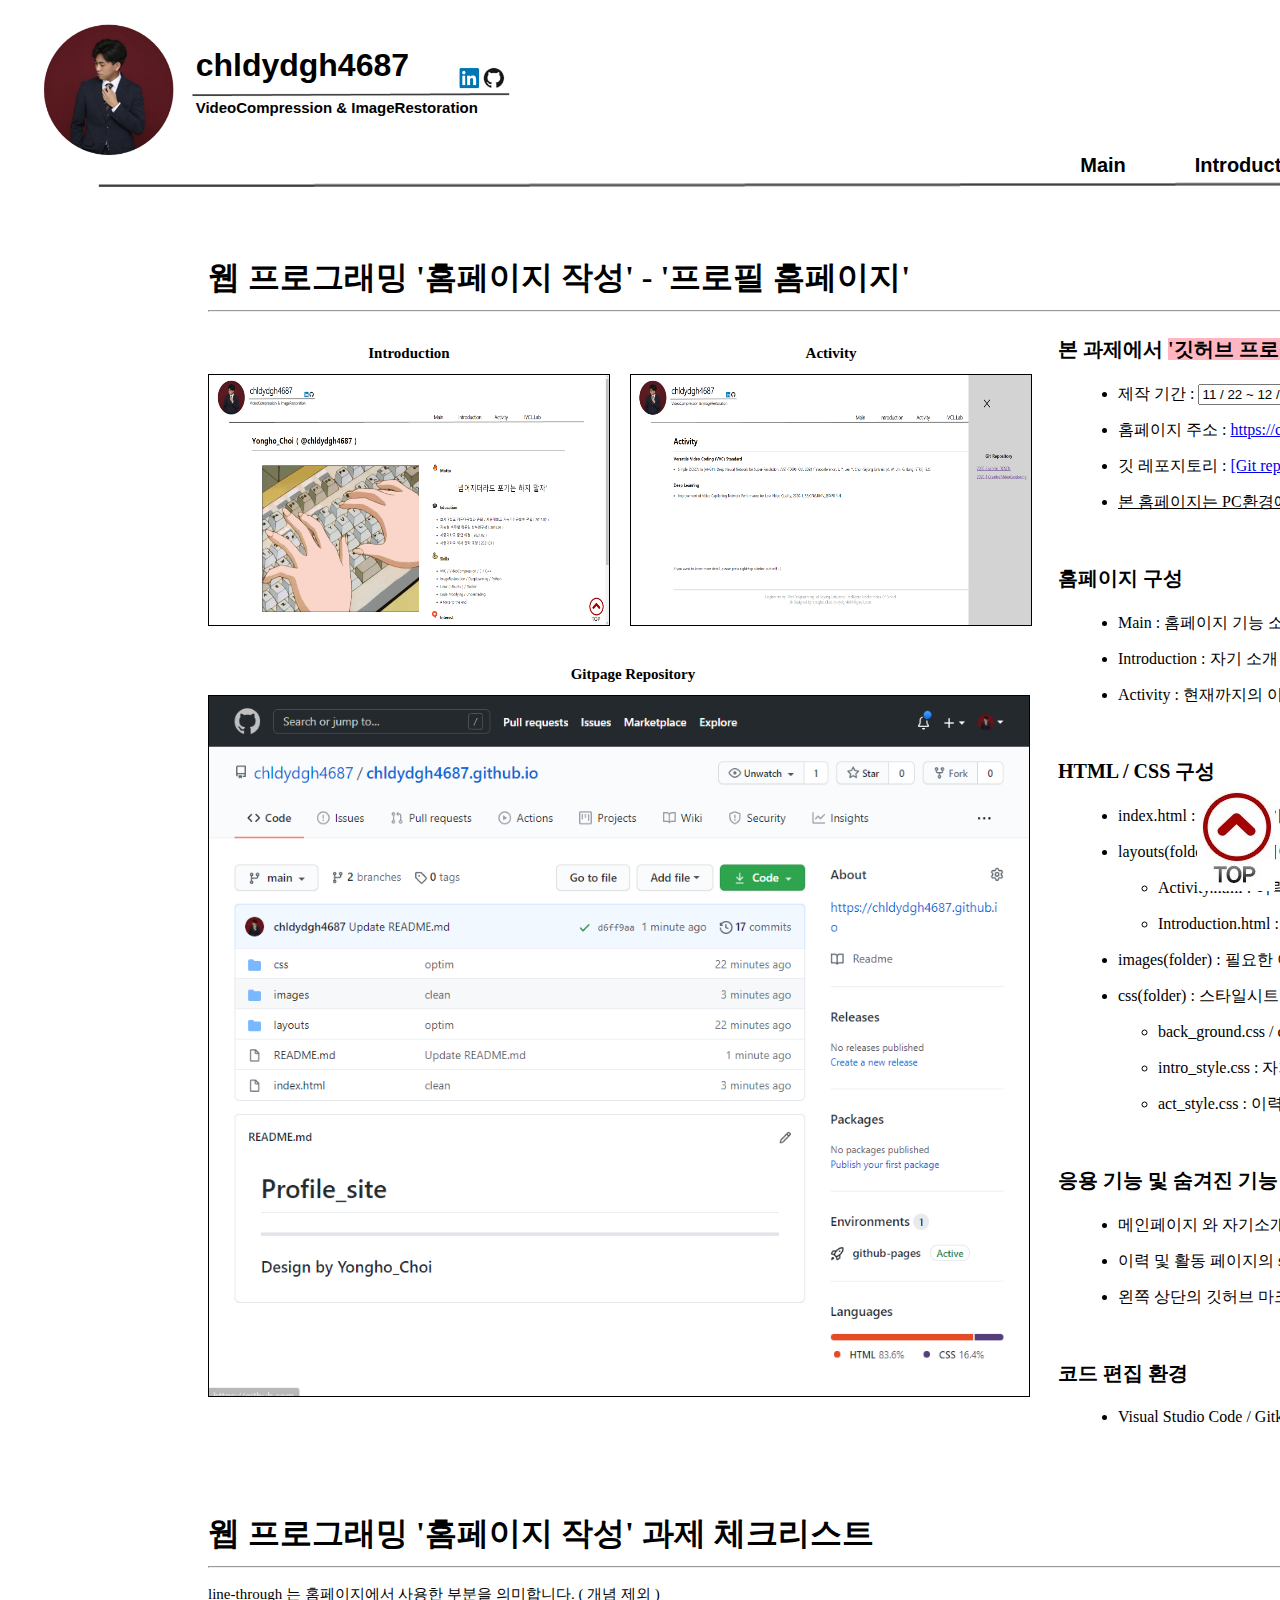
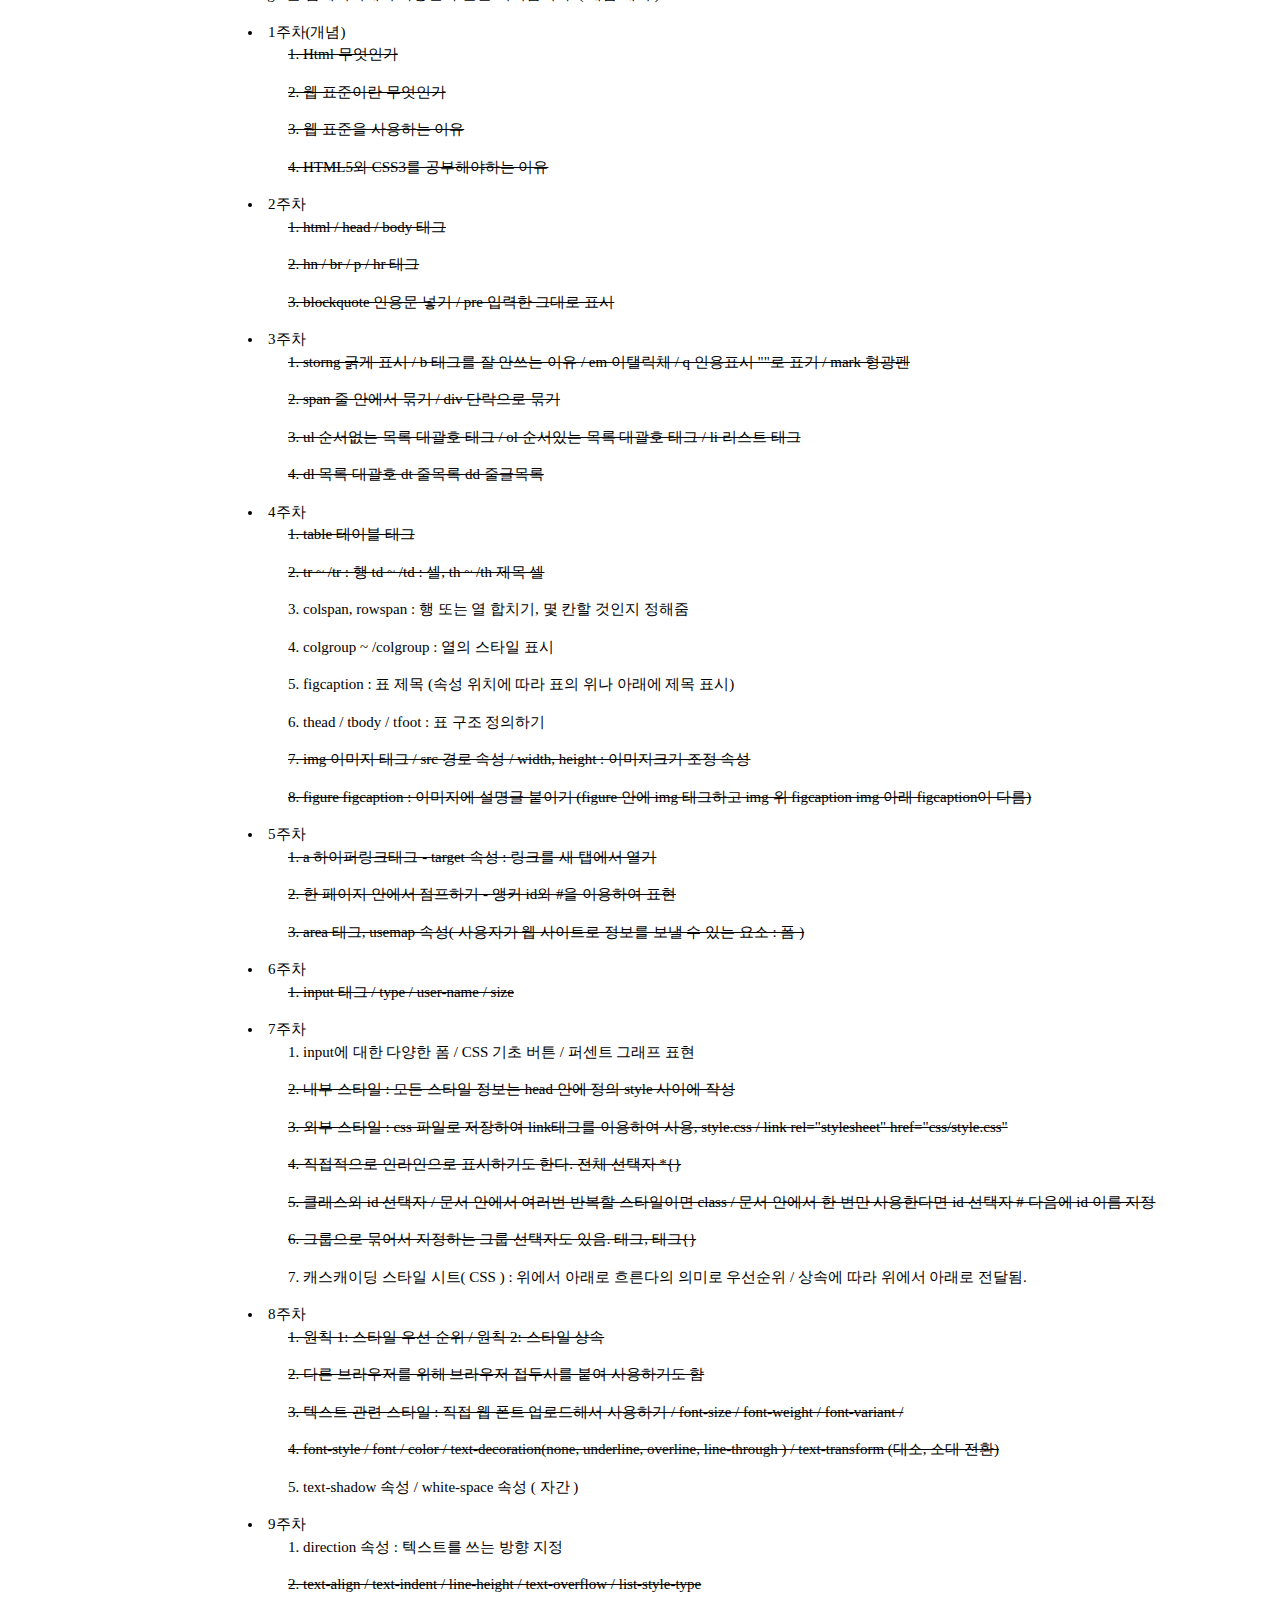
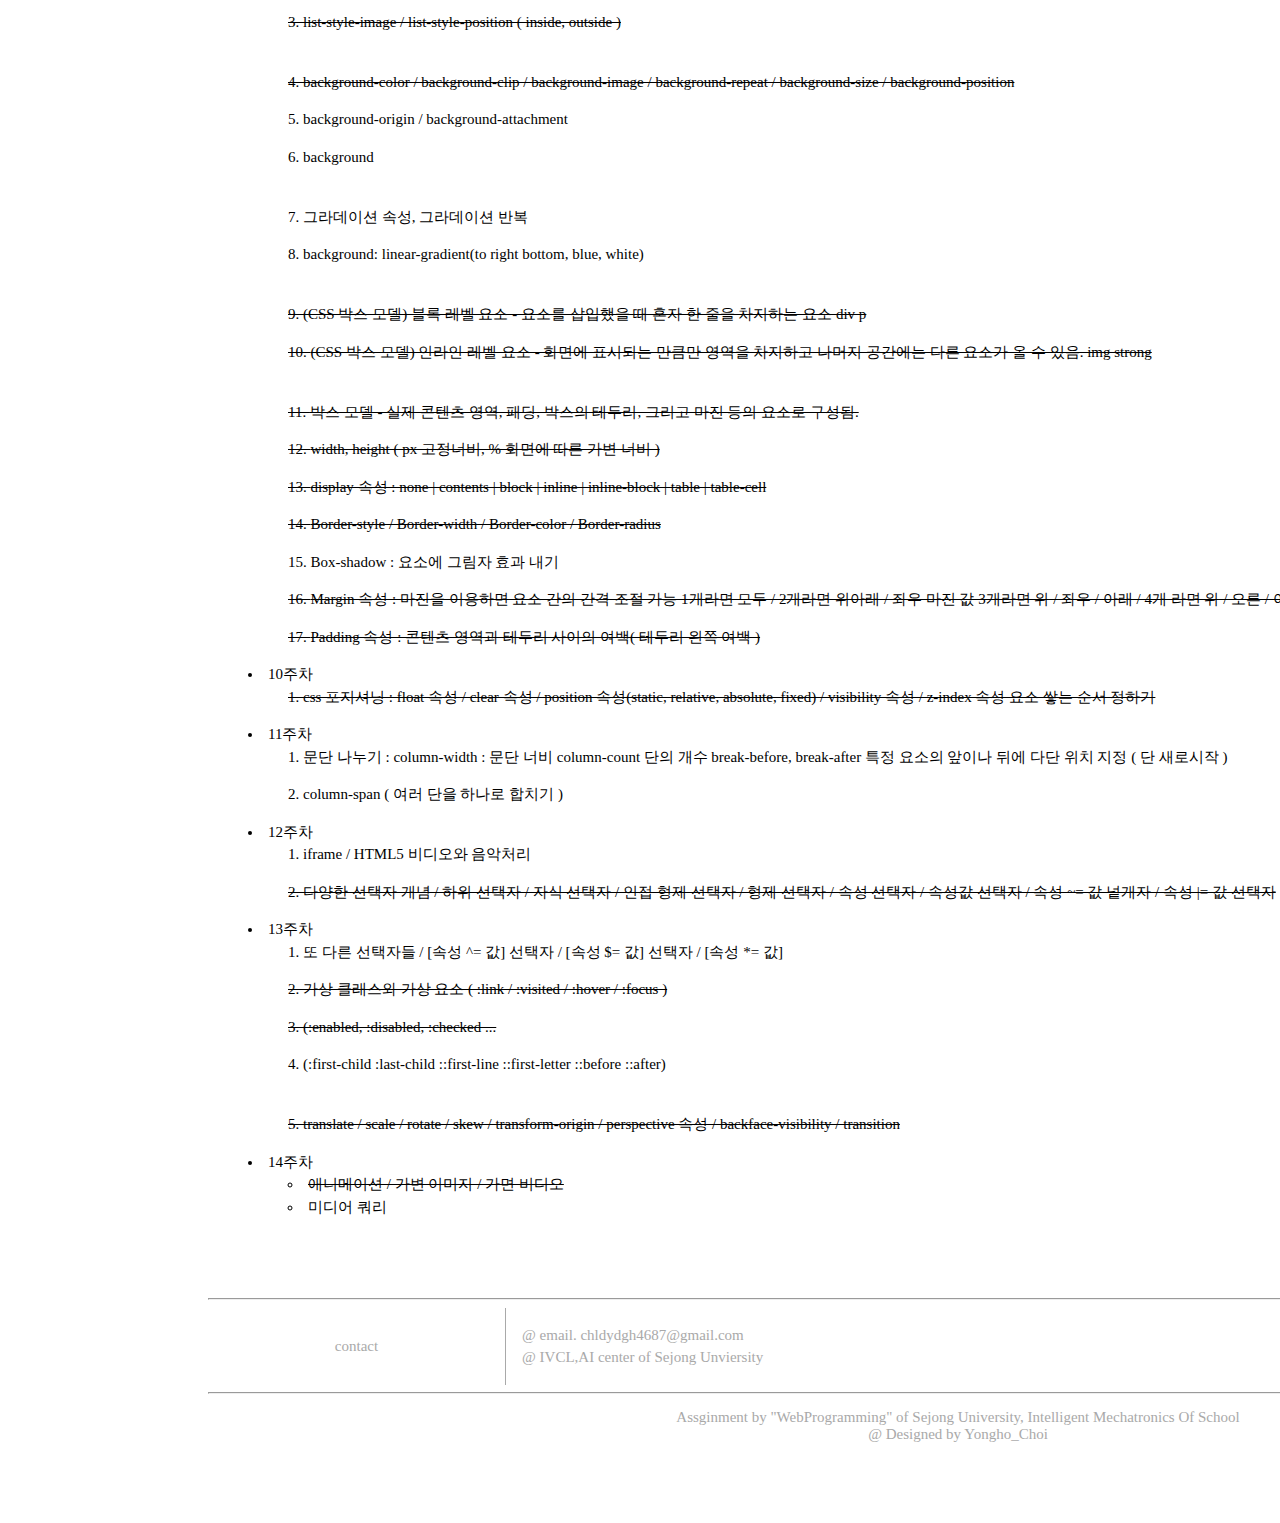
<file: index.html>
<!DOCTYPE html>
<html>
    <head>
        <title>chldydgh4687/github.io</title>
        <style>
            /* debugging */
            .box_check{
                border: 1px solid #000000;
            }   
        </style>
        <!-----------------------------------background / menu / logo / top_button ----------------------------->
        <link rel="stylesheet" href="css/back_ground.css">
        <!-----------------------------------context----------------------------->
        <link rel="stylesheet" href="css/context.css">
    </head>
    <body>
        <header>
            <!------------------------logo-------------------------->
            <div id="logo-wrap">
                <a href="./index.html"><img src="./images/logo.png" alt="" usemap="#github"></a>
                <map name="github">
                    <area shape="rect" coords="455,55,475,75"
                    href="https://github.com/chldydgh4687" target="_blank" alt="github.com/chldydgh4687">
                </map>
                <div id="logo-text">
                    <h1 style="font-size:2em">chldydgh4687<br>
                        <span style="font-size:15px">VideoCompression & ImageRestoration</span>
                    </h1>
                </div>
                <nav id="topMenu">
                    <ul>
                        <li><a class="menuLink" href="https://sites.google.com/view/ivcl" target="_blank">IVCL.Lab</a></li>
                        <li><a class="menuLink" href="./layouts/Activity.html">Activity</a></li>
                        <li><a class="menuLink" href="./layouts/Introduction.html">Introduction</a></li>
                        <li><a class="menuLink" href="./index.html">Main</a></li>
                    </ul>
                </nav>
            </div>
        </header>
        
        <section>
            <!------------------------소개글-------------------------->
            <div style="width:1800px;">
                <div class="text_config site_intro">
                    <h1><strong>웹 프로그래밍 '홈페이지 작성' - '프로필 홈페이지'</strong></h1>
                    <hr style = "width:1500px;">
                    <div class=" site_intro_pic" style="margin-right: 20px;">
                        <fig>
                            <figcaption><strong>Introduction</strong></figcaption>
                            <img src = "./images/profile_ex.PNG" width = 400px; height = 250px; border="1";>
                        </fig>
                    </div>
                    <div class=" site_intro_pic" style="margin-right: 20px;">
                        <fig>
                            <figcaption><strong>Activity</strong></figcaption>
                            <img src = "./images/profile_ex1.PNG" width = 400px; height = 250px; border="1";>
                        </fig>
                    </div>
                    <fig>
                        <figcaption><strong>Gitpage Repository</strong></figcaption>
                        <img src = "./images/github.PNG" width = 820px; height = 700px; border="1" style="margin-bottom:50px;";>
                    </fig>
                </div>

                <div class="site_intro_text" style="display:inline-block;">
                    <pre style="font-size:20px"><strong>본 과제에서 <mark>'깃허브 프로필 홈페이지'</mark> 제작을 진행해보았습니다.</strong></pre>
                    <ul>
                        <li>제작 기간 : <input type="text" size="10" value="11 / 22 ~ 12 / 3" readonly> </li>
                        <li>홈페이지 주소 : <a href="https://chldydgh4687.github.io">https://chldydgh4687.github.io</a>
                        <li>깃 레포지토리 : <a href="https://github.com/chldydgh4687/chldydgh4687.github.io" target="_blank">[Git repository]</a></li>
                        <li style="text-decoration:underline;">본 홈페이지는 PC환경에 최적화되어있습니다.</li>
                    </ul>

                    <pre style="font-size:20px; margin-top:50px;"><strong>홈페이지 구성</strong></pre>
                    <ul>
                        <li>Main : 홈페이지 기능 소개(현재 페이지) </li>
                        <li>Introduction : 자기 소개 </li>
                        <li>Activity : 현재까지의 이력 및 깃허브 활동 </li>
                    </ul> 

                    <pre style="font-size:20px; margin-top:50px;"><strong>HTML / CSS 구성</strong></pre>
                    <ul>
                        <li>index.html : 홈페이지 기능 소개(현재 페이지) </li>
                        <li>layouts(folder) : 다른 페이지들</li>
                            <ul>
                                <li>Activity.html : 이력 및 활동 페이지</li>
                                <li>Introduction.html : 자기소개 페이지</li>
                            </ul>
                        <li>images(folder) : 필요한 이미지</li>
                        <li>css(folder) : 스타일시트풀더 </li>
                            <ul>
                                <li>back_ground.css / context.css : 공통(배경), 메인페이지 스타일시트 </li>
                                <li>intro_style.css : 자기소개 스타일시트 </li>
                                <li>act_style.css : 이력 및 활동 스타일시트 </li>
                            </ul>
                    </ul>

                    <pre style="font-size:20px; margin-top:50px;"><strong>응용 기능 및 숨겨진 기능</strong></pre>
                    <ul>
                        <li>메인페이지 와 자기소개 페이지의 top_button</li>
                        <li>이력 및 활동 페이지의 sidebar</li>
                        <li>왼쪽 상단의 깃허브 마크를 누르면 깃허브(새 창)로 이동</li>
                    </ul>

                    <pre style="font-size:20px; margin-top:50px;"><strong>코드 편집 환경</strong></pre>
                    <ul>
                        <li>Visual Studio Code / Gitkraken</li>
                    </ul>
                </div>
            </div>
            <!------------------------과제리스트-------------------------->
            <div class="checklist_ text_config">
                <h1><strong>웹 프로그래밍 '홈페이지 작성' 과제 체크리스트</strong></h1>
                <hr>
                <p>line-through 는 홈페이지에서 사용한 부분을 의미합니다. ( 개념 제외 )</p>
                <ul>
                    <li >1주차(개념) </li>
                    <ol style="text-decoration:line-through;">
                        <li>Html 무엇인가</li>
                        <li>웹 표준이란 무엇인가</li>
                        <li>웹 표준을 사용하는 이유</li>
                        <li>HTML5와 CSS3를 공부해야하는 이유</li>
                    </ol>
                    <li>2주차 </li>
                    <ol style="text-decoration:line-through;">
                        <li>html / head / body 태그</li>
                        <li>hn / br / p / hr 태그</li>
                        <li>blockquote 인용문 넣기 / pre 입력한 그대로 표시</li>
                    </ol>
                    <li>3주차 </li>
                    <ol>
                        <li style="text-decoration:line-through;">storng 굵게 표시 / b 태그를 잘 안쓰는 이유 / em 이탤릭체 / q 인용표시 ""로 표기 / mark 형광펜</li>
                        <li style="text-decoration:line-through;">span 줄 안에서 묶기 /  div 단락으로 묶기</li>
                        <li style="text-decoration:line-through;">ul 순서없는 목록 대괄호 태그 / ol 순서있는 목록 대괄호 태그 / li 리스트 태그</li>
                        <li style="text-decoration:line-through;">dl 목록 대괄호 dt 줄목록 dd 줄글목록</li>
                    </ol>
                    <li>4주차 </li>
                    <ol>
                        <li style="text-decoration:line-through;">table 테이블 태그</li>
                        <li style="text-decoration:line-through;">tr ~ /tr : 행 td ~ /td : 셀, th ~ /th 제목 셀</li>
                        <li>colspan, rowspan : 행 또는 열 합치기, 몇 칸할 것인지 정해줌</li>
                        <li>colgroup ~ /colgroup : 열의 스타일 표시</li>

                        <li>figcaption : 표 제목 (속성 위치에 따라 표의 위나 아래에 제목 표시) </li>
                        <li>thead / tbody / tfoot : 표 구조 정의하기</li>
                        <li style="text-decoration:line-through;">img 이미지 태그 / src 경로 속성 / width, height : 이미지크기 조정 속성</li>
                        <li style="text-decoration:line-through;">figure figcaption : 이미지에 설명글 붙이기 (figure 안에 img 태그하고 img 위 figcaption img 아래 figcaption이 다름)</li>
                    </ol>
                    <li>5주차</li>
                    <ol style="text-decoration:line-through;">
                        <li>a 하이퍼링크태그 - target 속성 : 링크를 새 탭에서 열기</li>
                        <li>한 페이지 안에서 점프하기 - 앵커 id와 #을 이용하여 표현</li>
                        <li>area 태그, usemap 속성( 사용자가 웹 사이트로 정보를 보낼 수 있는 요소 : 폼 )</li>
                    </ol>
                    <li>6주차</li>
                    <ol>
                        <li style="text-decoration:line-through;">input 태그 / type / user-name / size </li>
                    </ol>
                    <li>7주차</li>
                    <ol>
                        <li> input에 대한 다양한 폼 / CSS 기초 버튼 /  퍼센트 그래프 표현 </li>
                        <li style="text-decoration:line-through;"> 내부 스타일 : 모든 스타일 정보는 head 안에 정의 style 사이에 작성 </li>
                        <li style="text-decoration:line-through;"> 외부 스타일 : css 파일로 저장하여 link태그를 이용하여 사용, style.css / link rel="stylesheet" href="css/style.css" </li>
                        <li style="text-decoration:line-through;"> 직접적으로 인라인으로 표시하기도 한다. 전체 선택자 *{} </li>
                        <li style="text-decoration:line-through;"> 클래스와 id 선택자 / 문서 안에서 여러번 반복할 스타일이면 class / 문서 안에서 한 번만 사용한다면 id 선택자 # 다음에 id 이름 지정</li>
                        <li style="text-decoration:line-through;"> 그룹으로 묶어서 지정하는 그룹 선택자도 있음. 태그, 태그{} </li>
                        <li> 캐스캐이딩 스타일 시트( CSS ) : 위에서 아래로 흐른다의 의미로 우선순위 / 상속에 따라 위에서 아래로 전달됨.</li>
                    </ol>
                    <li>8주차</li>
                    <ol>
                        <li style="text-decoration:line-through;">원칙 1: 스타일 우선 순위 / 원칙 2: 스타일 상속</li>
                        <li style="text-decoration:line-through;">다른 브라우저를 위해 브라우저 접두사를 붙여 사용하기도 함</li>
                        <li style="text-decoration:line-through;">텍스트 관련 스타일 : 직접 웹 폰트 업로드해서 사용하기 / font-size / font-weight / font-variant / </li>
                        <li style="text-decoration:line-through;">font-style / font / color / text-decoration(none, underline, overline, line-through ) / text-transform (대소, 소대 전환)</li>
                        <li>text-shadow 속성 / white-space 속성 ( 자간 )</li>

                    </ol>
                    <li>9주차</li>
                    <ol>
                        <li>direction 속성 : 텍스트를 쓰는 방향 지정</li>
                        <li style="text-decoration:line-through;">text-align / text-indent / line-height / text-overflow / list-style-type </li>
                        <li style="text-decoration:line-through;">list-style-image / list-style-position ( inside, outside ) </li>

                        <br>

                        <li style="text-decoration:line-through;">background-color / background-clip / background-image / background-repeat / background-size / background-position </li>
                        <li>background-origin / background-attachment </li>
                        <li>background</li>

                        <br>
                        <li> 그라데이션 속성, 그라데이션 반복</li>
                        <li> background: linear-gradient(to right bottom, blue, white)</li>

                        <br>
                    
                        <li style="text-decoration:line-through;"> (CSS 박스 모델) 블록 레벨 요소 - 요소를 삽입했을 때 혼자 한 줄을 차지하는 요소 div p </li>
                        <li style="text-decoration:line-through;"> (CSS 박스 모델) 인라인 레벨 요소 - 화면에 표시되는 만큼만 영역을 차지하고 나머지 공간에는 다른 요소가 올 수 있음. img strong </li>
                        
                        <br>
                        <li style="text-decoration:line-through;"> 박스 모델 - 실제 콘텐츠 영역, 패딩, 박스의 테두리, 그리고 마진 등의 요소로 구성됨.</li>
                        <li style="text-decoration:line-through;"> width, height ( px 고정너비, % 화면에 따른 가변 너비 )</li>

                        <li style="text-decoration:line-through;">display 속성 : none | contents | block | inline | inline-block | table | table-cell </li>
                        <li style="text-decoration:line-through;">Border-style / Border-width / Border-color / Border-radius </li>
                        <li>Box-shadow : 요소에 그림자 효과 내기</li>

                        <li style="text-decoration:line-through;">Margin 속성 : 마진을 이용하면 요소 간의 간격 조절 가능 1개라면 모두 / 2개라면 위아래 /  좌우 마진 값 3개라면 위 / 좌우 / 아래 / 4개 라면 위 / 오른 / 아래 / 왼 순으로 적용</li>
                        <li style="text-decoration:line-through;">Padding 속성 : 콘텐츠 영역과 테두리 사이의 여백( 테두리 왼쪽 여백 )</li>
                    </ol>
                    <li>10주차</li>
                    <ol>
                        <li style="text-decoration:line-through;">css 포지셔닝 : float 속성 / clear 속성 / position 속성(static, relative, absolute, fixed) / visibility 속성 / z-index 속성 요소 쌓는 순서 정하기</li>
                    </ol>
                    <li>11주차 </li>
                    <ol>
                        <li>문단 나누기 : column-width : 문단 너비 column-count 단의 개수 break-before, break-after 특정 요소의 앞이나 뒤에 다단 위치 지정 ( 단 새로시작 )</li>
                        <li>column-span ( 여러 단을 하나로 합치기 )</li>
                    </ol>
                    <li>12주차 </li>
                    <ol>
                        <li>iframe / HTML5 비디오와 음악처리 </li>
                        <li style="text-decoration:line-through;">다양한 선택자 개념 / 하위 선택자 / 자식 선택자 / 인접 형제 선택자 / 형제 선택자 / 속성 선택자 / 속성값 선택자 / 속성 ~= 값 넡개자 / 속성 |= 값 선택자</li>
                    </ol>
                    <li>13주차 </li>
                    <ol>
                        <li>또 다른 선택자들 / [속성 ^= 값] 선택자 / [속성 $= 값] 선택자 / [속성 *= 값]</li>
                        <li style="text-decoration:line-through;">가상 클래스와 가상 요소 ( :link / :visited / :hover / :focus )</li>
                        <li style="text-decoration:line-through;">(:enabled, :disabled, :checked ...</li>
                        <li>(:first-child :last-child ::first-line ::first-letter ::before ::after)</li>
                        <br>
                        <li style="text-decoration:line-through;">translate / scale / rotate / skew / transform-origin / perspective 속성 / backface-visibility / transition  </li>
                    </ol>
                     <li>14주차</li>
                    <ul>
                        <li style="text-decoration:line-through;">애니메이션 / 가변 이미지 / 가면 비디오</li>
                        <li>미디어 쿼리</li>
                    </ul>

                </ul>
            </div>
        </section>
        
        <footer>
            <!------------------------제작자-------------------------->
            <div class="footer_context">
                <hr>
                <div class="contact">
                    <table border="0" width="1500">
                        <tr>
                            <td>contact</td>
                            <td style="text-align: left;" width="1200">
                                <pre>    @ email. chldydgh4687@gmail.com<br>    @ IVCL,AI center of Sejong Unviersity</pre>
                            </td>
                        </tr>
                    </table>
                </div>
                <hr>
                <p> Assginment by "WebProgramming" of Sejong University, Intelligent Mechatronics Of School<br>
                    @ Designed by Yongho_Choi</p>
            </div>
        </footer>

         <!-------------------------TOP_BUTTON------------------------->
        <div id="top_button">
            <a href="#logo-wrap"><img src="./images/top_button.jpg" title="위로 가기"></a>
        </div>
    </body>
</html>
</file>
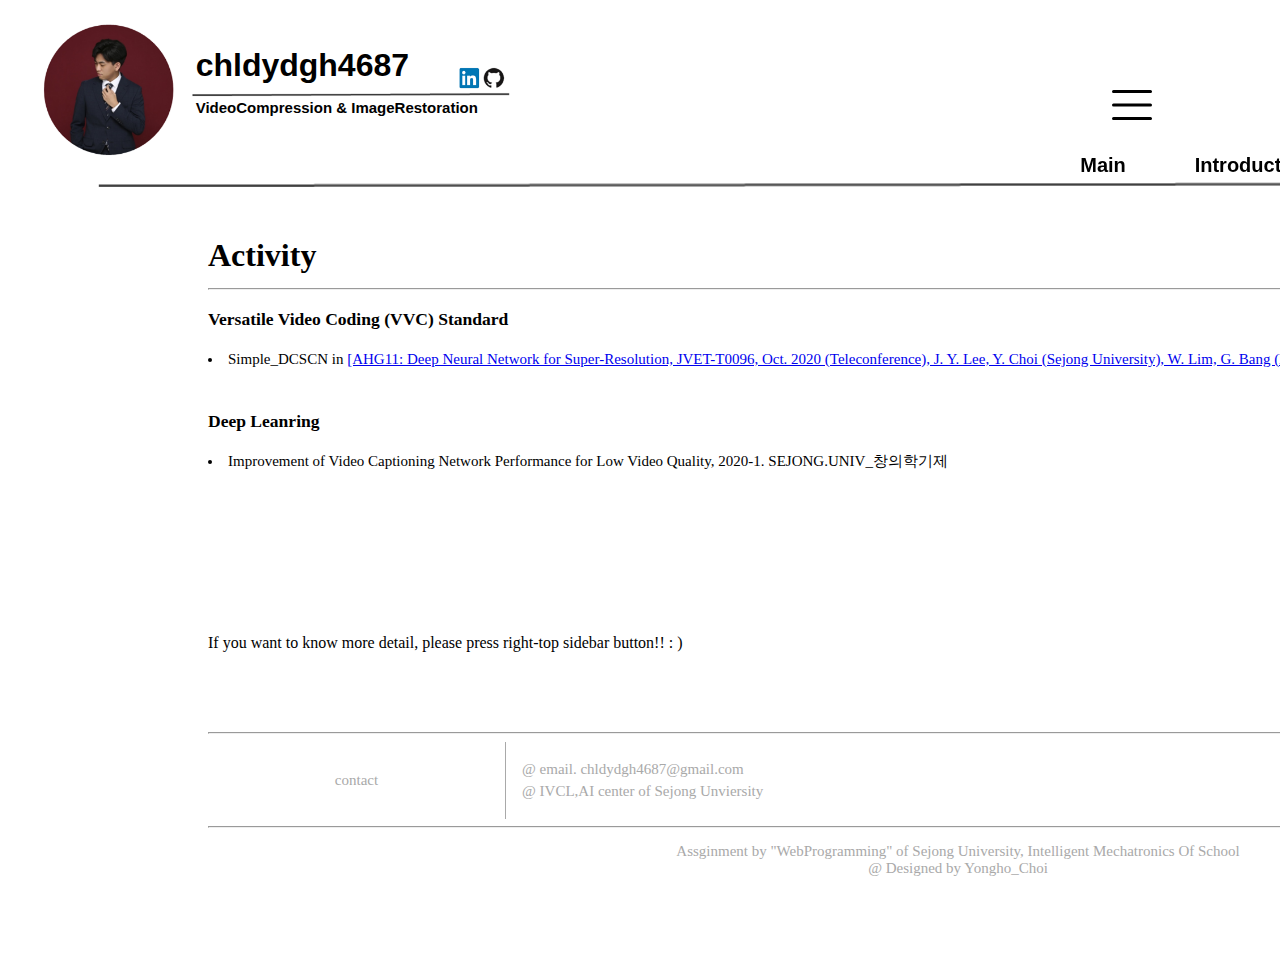
<file: layouts/Activity.html>
<!DOCTYPE html>
<html>
    <head>
        <title>chldydgh4687/github.io</title>
        <style>
            /* debugging */
            .box_check{
                border: 1px solid #000000;
            }   
        </style>
        <!-----------------------------------background / menu / logo----------------------------->
        <link rel="stylesheet" href="../css/back_ground.css">
        <!-----------------------------------context----------------------------->
        <link rel="stylesheet" href="../css/context.css">
        <!-----------------------------------act----------------------------->
        <link rel="stylesheet" href="../css/act_style.css">
    </head>
    <body>
        <!-------------------------PROJECT_BUTTON------------------------->
        </header>
            <div id="project_menu">
                <input type="checkbox" id="menuicon">
                <label for="menuicon">
                    <span></span>
                    <span></span>
                    <span></span>
                </label>
                <div class="sidebar">
                    <div class="sidebar_list">
                        <h3 style="text-align: center;">Git Repository</h3>
                        <dl>
                            <dd><a href="https://github.com/chldydgh4687/2020-2.simple_DCSCN" target="_blank">2020-2.simple_DCSCN</a></dd>
                            <dd><a href="https://github.com/chldydgh4687/2020-1.Creative.VideoCaptioning" target="_blank">2020-1.Creative.VideoCaptioning</a></dd>
                        </dl>                        
                    </div>
                </div>
            </div>

            <!------------------------logo-------------------------->
            <div id="logo-wrap">
                <a href="../index.html"><img src="../images/logo.png" alt="" usemap="#github" style="z-index:1;"></a>
                <map name="github">
                    <area shape="rect" coords="455,55,475,75"
                    href="https://github.com/chldydgh4687" target="_blank" alt="github.com/chldydgh4687">
                </map>
                <div id="logo-text">
                    <h1 style="font-size:2em">chldydgh4687<br>
                        <span style="font-size:15px">VideoCompression & ImageRestoration</span>
                    </h1>
                </div>

                <nav id="topMenu">
                    <ul>
                        <li><a class="menuLink" href="https://sites.google.com/view/ivcl" target="_blank">IVCL.Lab</a></li>
                        <li><a class="menuLink" href="../layouts/Activity.html">Activity</a></li>
                        <li><a class="menuLink" href="../layouts/Introduction.html">Introduction</a></li>
                        <li><a class="menuLink" href="../index.html">Main</a></li>
                    </ul>
                </nav>
            </div>
        </header>


        <section>
            <div class="text_config checklist_" style="height:390px;">
                <h1>Activity</h1><hr>
               
                <h3>Versatile Video Coding (VVC) Standard</h3>
                <li> Simple_DCSCN in <a href="http://phenix.it-sudparis.eu/jvet/doc_end_user/documents/20_Teleconference/wg11/JVET-T0096-v3.zip" download>
                    [AHG11: Deep Neural Network for Super-Resolution, JVET-T0096, Oct. 2020 (Teleconference), J. Y. Lee, Y. Choi (Sejong University), W. Lim, G. Bang (ETRI)]</a> (B.S.)</li>
                
                <br>

                <h3>Deep Leanring</h3>
                <li>Improvement of Video Captioning Network Performance for Low Video Quality, 2020-1. SEJONG.UNIV_창의학기제</li>
                
                
            </div>
            <p style="font-family: HY중고딕; margin-left:200px; margin-top:0; margin-bottom: 0;">If you want to know more detail, please press right-top sidebar button!! : ) </p>
        </section>


        <footer>
            <!------------------------제작자-------------------------->
            <div class="footer_context">
                <hr>
                <div class="contact">
                    <table border="0" width="1500">
                        <tr>
                            <td>contact</td>
                            <td style="text-align: left;" width="1200">
                                <pre>    @ email. chldydgh4687@gmail.com<br>    @ IVCL,AI center of Sejong Unviersity</pre>
                            </td>
                        </tr>
                    </table>
                </div>
                <hr>
                <p> Assginment by "WebProgramming" of Sejong University, Intelligent Mechatronics Of School<br>
                    @ Designed by Yongho_Choi</p>
            </div>
        </footer>
    </body>
</html>
</file>
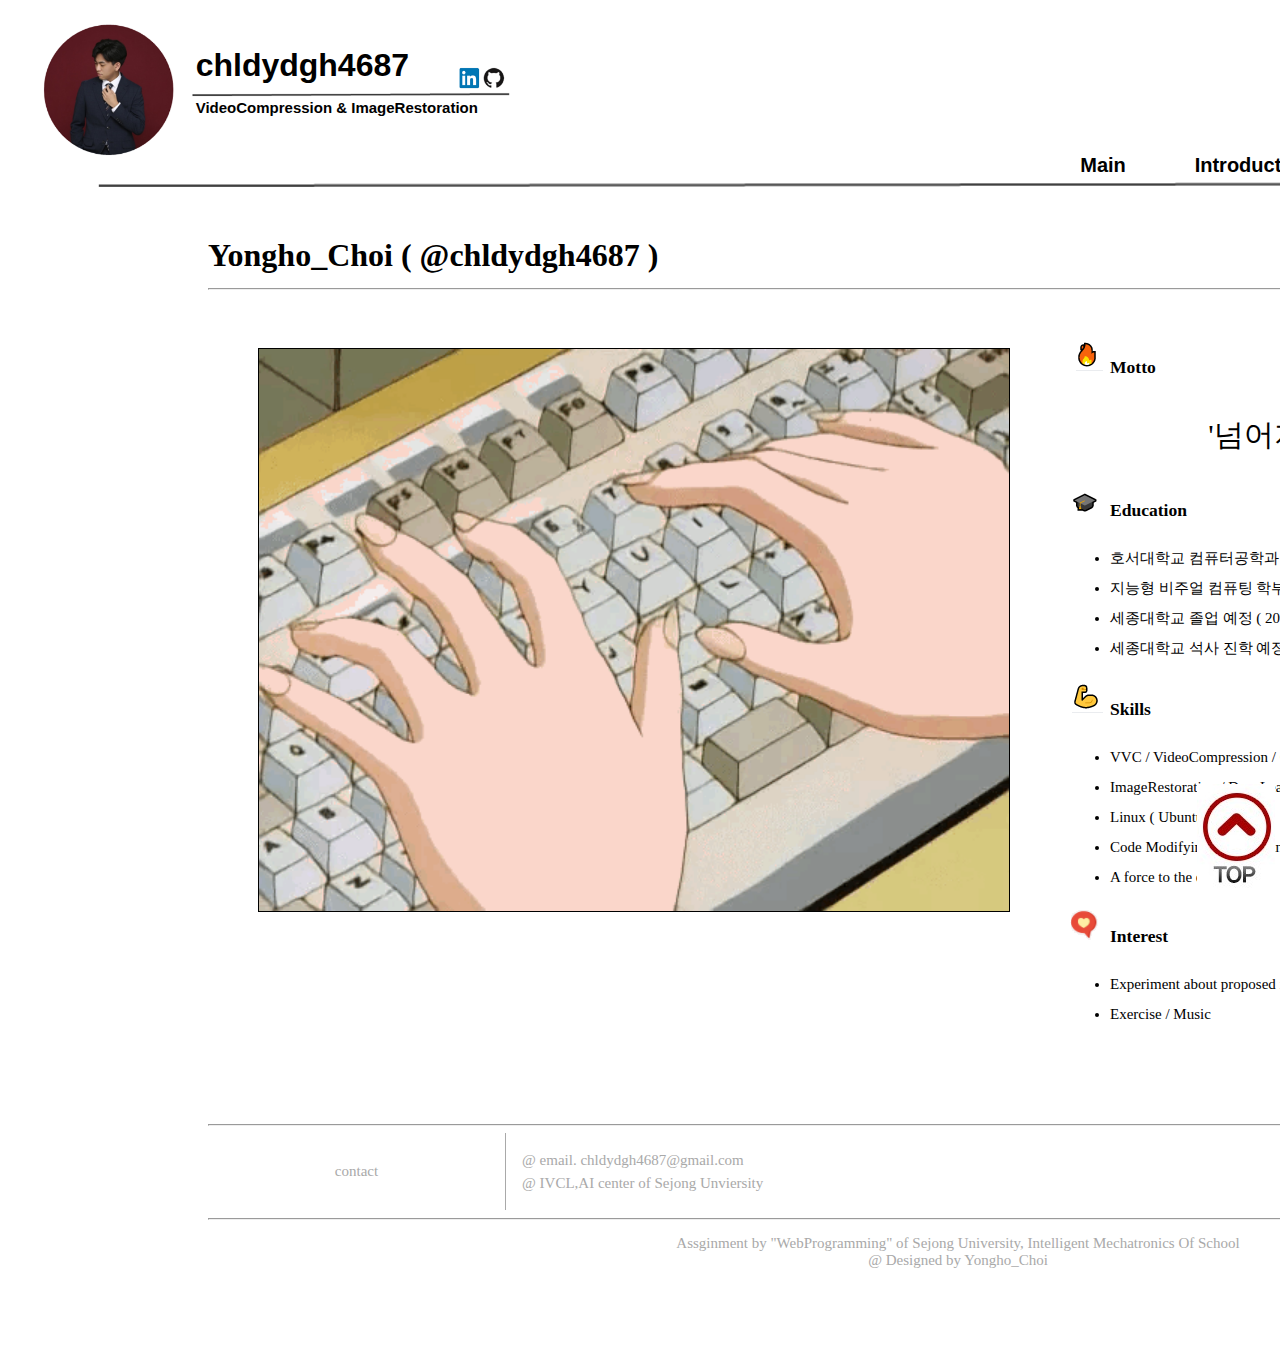
<file: layouts/Introduction.html>
<!DOCTYPE html>
<html>
    <head>
        <title>chldydgh4687/github.io</title>
        <style>
            /* debugging */
            .box_check{
                border: 1px solid #000000;
            }   
        </style>
        <!-----------------------------------background / menu / logo----------------------------->
        <link rel="stylesheet" href="../css/back_ground.css">
        <!-----------------------------------context----------------------------->
        <link rel="stylesheet" href="../css/context.css">
        <!-----------------------------------intro----------------------------->
        <link rel="stylesheet" href="../css/intro_style.css">
    </head>
    <body>
        <header>
            <!------------------------logo-------------------------->
            <div id="logo-wrap">
                <a href="../index.html"><img src="../images/logo.png" alt="" usemap="#github"></a>
                <map name="github">
                    <area shape="rect" coords="455,55,475,75"
                    href="https://github.com/chldydgh4687" target="_blank" alt="github.com/chldydgh4687">
                </map>
                <div id="logo-text">
                    <h1 style="font-size:2em">chldydgh4687<br>
                        <span style="font-size:15px">VideoCompression & ImageRestoration</span>
                    </h1>
                </div>
                <nav id="topMenu">
                    <ul>
                        <li><a class="menuLink" href="https://sites.google.com/view/ivcl" target="_blank">IVCL.Lab</a></li>
                        <li><a class="menuLink" href="../layouts/Activity.html">Activity</a></li>
                        <li><a class="menuLink" href="../layouts/Introduction.html">Introduction</a></li>
                        <li><a class="menuLink" href="../index.html">Main</a></li>
                    </ul>
                </nav>
            </div>
        </header>
        
        
        <section>
            <!------------------------profile-------------------------->
            <div class="text_config profile">
                <h1>Yongho_Choi ( @chldydgh4687 )</h1><hr>
    
                <img src="../images/profile.gif" style="float:left;" width="50%" height="50%" border="1"> 
                <div class="profile_text">
                    <ul>
                        <li id="pic1"><h3>Motto</h3></li>
                        <pre style="text-align:center; font-size:30px;">'넘어지더라도 포기 하지 않기'</pre>
                        <li id="pic2"><h3>Education</h3></li>
                        <li>호서대학교 컴퓨터공학과 중퇴 / 세종대학교 지능기전공학부 편입 ( 2019.02 )</li>
                        <li>지능형 비주얼 컴퓨팅 학부연구생 ( 2019.03 )</li>
                        <li>세종대학교 졸업 예정 ( 2021.02 )</li>
                        <li>세종대학교 석사 진학 예정 ( 2021.03 )</li>
                        <li id="pic3"><h3>Skills</h3></li>
                        <li>VVC / VideoCompression / C / C++</li>
                        <li>ImageRestoration / DeepLearning / Python</li>
                        <li>Linux ( Ubuntu ) / Docker </li>
                        <li>Code Modifying / Understanding </li>
                        <li>A force to the end</li>
                        <li id="pic4"><h3>Interest</h3></li>
                        <li>Experiment about proposed idea / Algorithm</li>
                        <li>Exercise / Music </li>        
                    </ul>
                </div>
            </div>
        </section>
        
        
        <footer>
            <!------------------------제작자-------------------------->
            <div class="footer_context">
                <hr>
                <div class="contact">
                    <table border="0" width="1500">
                        <tr>
                            <td>contact</td>
                            <td style="text-align: left;" width="1200">
                                <pre>    @ email. chldydgh4687@gmail.com<br>    @ IVCL,AI center of Sejong Unviersity</pre>
                            </td>
                        </tr>
                    </table>
                </div>
                <hr>
                <p> Assginment by "WebProgramming" of Sejong University, Intelligent Mechatronics Of School<br>
                    @ Designed by Yongho_Choi</p>
            </div>
        </footer>
        <!-------------------------TOP_BUTTON------------------------->
        <div id="top_button">
            <a href="#logo-wrap"><img src="../images/top_button.jpg" title="위로 가기"></a>
        </div>
    </body>
</html>
</file>
<file: css/back_ground.css>
/*---------background--------*/
body{
    background-image: url('../images/main.png');
    background-size: 1800px;
    background-repeat: no-repeat;
    background-attachment: scroll;
}

/*-----------logo------------*/
#logo-wrap {
    width: 700px;
    margin-left:20px;
    margin-top: 15px;
    position: relative;
}
#logo-wrap img {
    /*img size adjusting in wrap tag*/
    width: 70%;
}
#logo-text {
    font-family: "Microsoft YaHei UI Light",Trebuchet MS, Dotum, Arial; 
    text-align: left;
    position: absolute;
    top: 50%;
    left: 30%;
    transform: translate( -15%, -55% );
}

/*---------------menu------------*/
#topMenu {
    position: absolute;
    width: 1600px; 
    top: 80%;
}
#topMenu ul li {                      
    list-style: none;          
    color: black;               
    float: right;               
    line-height: 30px;          
    vertical-align: middle;    
    text-align: center;        
}
#topMenu .menuLink {                               
    text-decoration:none;                    
    color: black;                         
    display: inline-block;                           
    width: 150px;                           
    font-size: 20px;                   
    font-weight: bold;                        
    font-family: "Microsoft YaHei UI Light",Trebuchet MS, Dotum, Arial; 
}
#topMenu .menuLink:hover {           
    color: gray;                   
} 
#topMenu #menuicon:hover{
    color: gray;
    width: 500px;  
}
/*---------------top_button------------*/
#top_button {
    display: scroll;
    position: fixed;
    bottom: 5px;
    right: 5px;
} 

/*---------------mark_color-------------*/
mark{
    background-color: lightpink;
}

.footer_context{
    text-align:center;
    margin-top: 80px;
    margin-left: 200px;
    margin-bottom: 80px;
    width: 1500px;
    font-size:15px;
    color: darkgray;
}

table {
    border-collapse: collapse;
    border-style: hidden;
}

table td, table th {
    border: 1px solid darkgray;
}
</file>
<file: css/context.css>
.text_config{
    font-family: "HY중고딕";
    font-size: 15px;
    margin-left: 200px;
    margin-top: 80px;
    line-height: 1.5em;
}
.checklist_{
    clear:both; /*float에 의해 딸려올라가는 글을 방지*/
    list-style-type: disc;
    list-style-position: inside; /* 리스트의 불릿을 문단 안으로 정렬시킴*/
    width:1500px;
}
.site_intro{
    width:850px;
    float:left;
}
.site_intro figcaption{
    text-align:center;
    margin: 10px;
    
}

.site_intro_pic{
    float:left;
    margin-top:10px;
    margin-bottom: 30px;
}
.site_intro_text{
    margin-top: 150px;
    width:700px;
}
.site_intro_text li{
    margin-left: 20px;
    margin-bottom: 15px;
}

.checklist_ ol li{
    margin-bottom: 15px;
}
h1{
    font-size: 32px;
}
pre{
    font-size:15px;
    font-family: "HY중고딕";
    line-height: 1.5em;
}
</file>
<file: css/act_style.css>
/*---------------project_button---------------*/
#project_menu{
    position:fixed; 
    right:10%; 
    top:10%;
}
input[id="menuicon"]{
    display:none;
}
input[id="menuicon"] + label{
    display:block;
    width:40px;
    height:30px;
    position:relative;
    cursor:pointer;
}
input[id="menuicon"] + label span {
    display:block;
    position:absolute;
    width:100%;
    height:3px;
    border-radius:30px;
    background: #000;
    transition:all.35s;
}
input[id="menuicon"] + label span:nth-child(1){
    top:0;
}
input[id="menuicon"] + label span:nth-child(2){
    top:50%;
    transform:translateY(-50%);
}
input[id="menuicon"] + label span:nth-child(3){
    bottom:0;
}

input[id="menuicon"]:checked + label span:nth-child(1){
    top:50%;
    transform:translateY(-50%) rotate(45deg);
}
input[id="menuicon"]:checked + label span:nth-child(2){
    opacity:0;
}
input[id="menuicon"]:checked + label span:nth-child(3){
    bottom:50%;
    transform:translateY(50%) rotate(-45deg);
}

div[class="sidebar"]{ 
    width:300px; 
    height:100%; 
    background:lightgray; 
    position:fixed; 
    top:0; right:-300px; 
    z-index:-1; 
    transition:all .35s;
}
input[id="menuicon"]:checked + label + div {
    right:0;
}

div[class="sidebar_list"]{
    margin-top:300px;
    margin-right:10px;
    margin-left:0px;
}
.sidebar_list dl{
    line-height: 2em;
}
</file>
<file: css/intro_style.css>
.profile{
    margin-bottom: 20px;
    width:1500px;
}
.profile img{
    margin : 50px;
}

.profile_text{
    display : inline-block;
    margin-top:20px;
    margin-left: 10px;
    line-height:2em;
    width:630px;
}
ul #pic1{
    list-style-image: url("../images/list_bullet/fire.PNG");
}
ul #pic2{
    list-style-image: url("../images/list_bullet/edu.PNG");
}
ul #pic3{
    list-style-image: url("../images/list_bullet/Skills.PNG");
}
ul #pic4{
    list-style-image: url("../images/list_bullet/interest.PNG");
}
</file>
